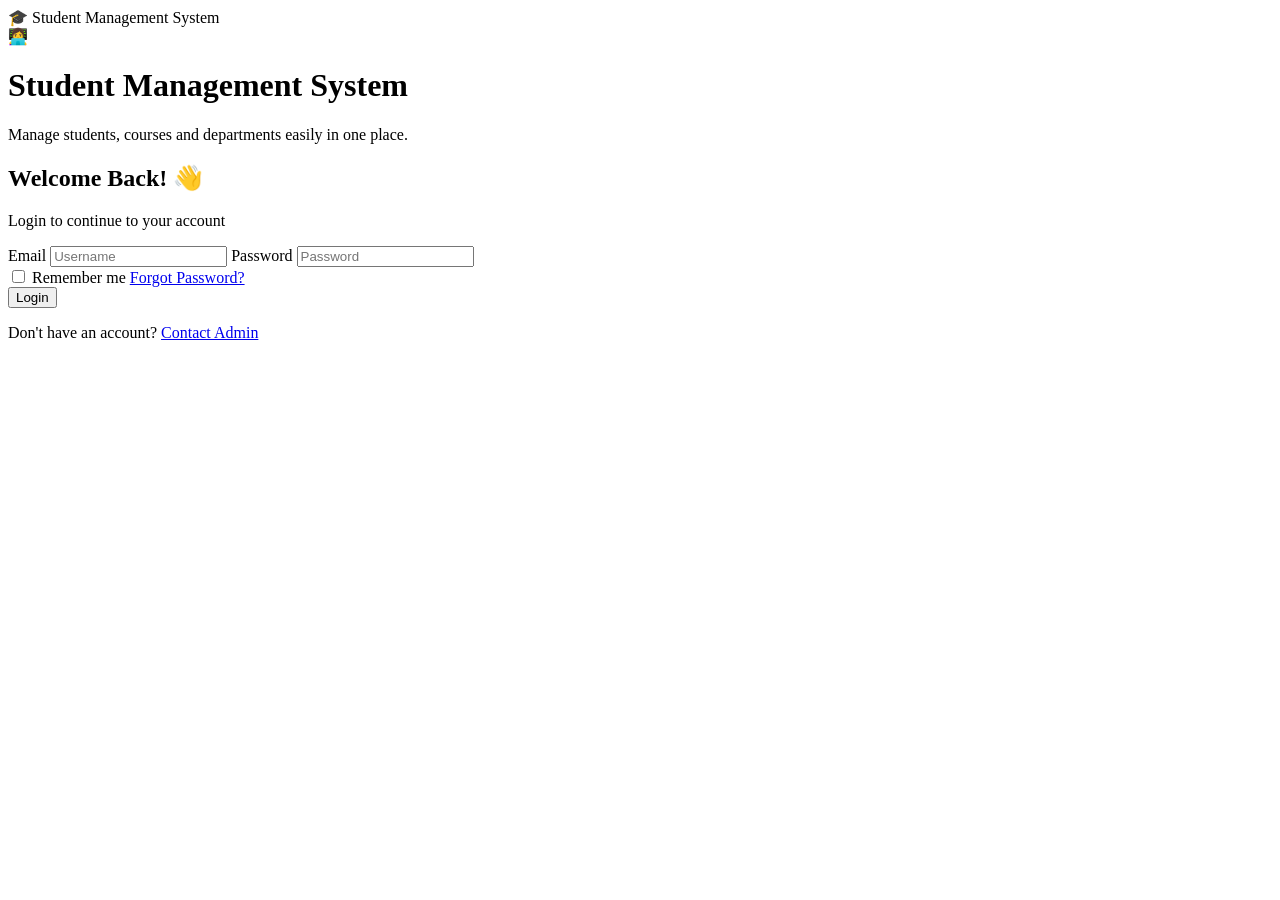
<file: index.html>
<!DOCTYPE html>
<html lang="en">
<head>
    <meta charset="UTF-8">
    <meta name="viewport" content="width=device-width, initial-scale=1.0">

    <title>Student Management System</title>

    <link rel="stylesheet" href="style.css">
</head>

<body>

    <div class="login-container">

        <!-- Left Section -->
        <div class="welcome-section">

            <div class="logo">
                🎓
                <span>Student Management System</span>
            </div>

            <div class="illustration">
                👩‍💻
            </div>

            <h1>Student Management System</h1>

            <p>
                Manage students, courses and departments
                easily in one place.
            </p>

        </div>


        <!-- Right Section -->
        <div class="login-section">

            <div class="login-box">

                <h2>Welcome Back! 👋</h2>

                <p class="login-text">
                    Login to continue to your account
                </p>

                <form action="dashboard.html">

                    <label>Email</label>
                    <input
                   type="text" placeholder="Username">

                    <label>Password</label>
                    <input
                    type="password" placeholder="Password">
    

                    <div class="options">

                        <label class="remember">
                            <input type="checkbox">
                            Remember me
                        </label>

                        <a href="#">Forgot Password?</a>

                    </div>

                    <button type="submit">
                        Login
                    </button>

                </form>

                <p class="signup">
                    Don't have an account?
                    <a href="#">Contact Admin</a>
                </p>

            </div>

        </div>

    </div>

</body>
</html>
</file>
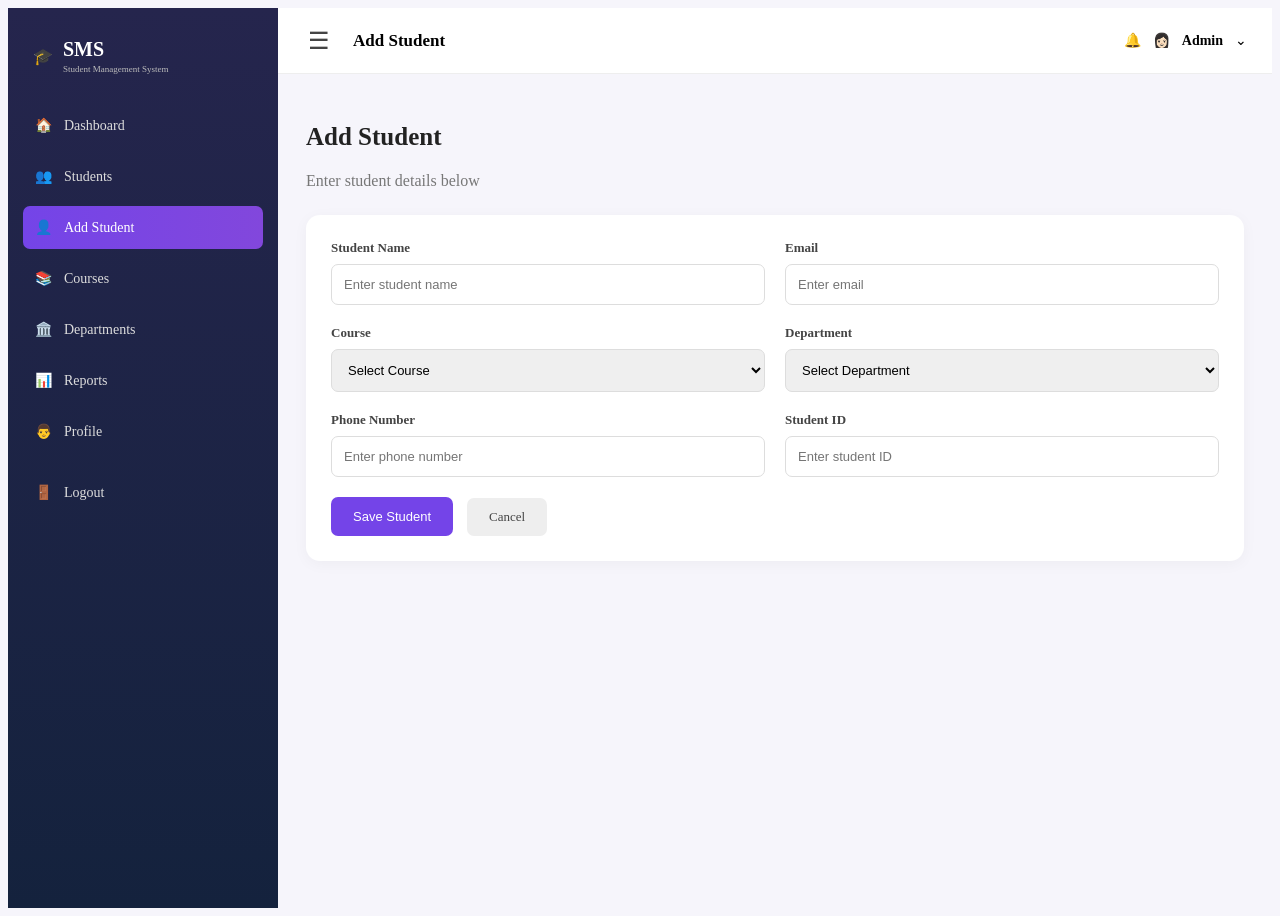
<file: add-student.html>
<!DOCTYPE html>
<html lang="en">
<head>
    <meta charset="UTF-8">
    <meta name="viewport" content="width=device-width, initial-scale=1.0">

    <title>Add Student - Student Management System</title>

    <link rel="stylesheet" href="style.css">
</head>

<body class="dashboard-body">

    <div class="dashboard-container">

        <!-- SIDEBAR -->
        <aside class="sidebar">

            <div class="sidebar-logo">
                🎓
                <div>
                    <strong>SMS</strong>
                    <small>Student Management System</small>
                </div>
            </div>

            <nav>

                <a href="dashboard.html" class="menu-item">
                    🏠 <span>Dashboard</span>
                </a>

                <a href="students.html" class="menu-item">
                    👥 <span>Students</span>
                </a>

                <a href="add-student.html" class="menu-item active">
                    👤 <span>Add Student</span>
                </a>

                <a href="courses.html" class="menu-item">
                    📚 <span>Courses</span>
                </a>

                <a href="departments.html" class="menu-item">
                    🏛️ <span>Departments</span>
                </a>

                <a href="report.html" class="menu-item">
                    📊 <span>Reports</span>
                </a>

                <a href="profile.html" class="menu-item">
                    👨 <span>Profile</span>
                </a>

                <a href="index.html" class="menu-item logout">
                    🚪 <span>Logout</span>
                </a>

            </nav>

        </aside>

        <main class="dashboard-main">

            <header class="topbar">

                <div class="topbar-left">
                    <span class="hamburger">☰</span>
                    <h2>Add Student</h2>
                </div>

                <div class="admin">
                    🔔
                    <span>👩🏻</span>
                    <strong>Admin</strong>
                    <span>⌄</span>
                </div>

            </header>


            <section class="dashboard-content">

                <h1>Add Student</h1>

                <p class="welcome-message">
                    Enter student details below
                </p>


                <!-- ADD STUDENT FORM -->

                <div class="add-student-box">

                    <form>

                        <div class="form-row">

                            <div class="form-group">
                                <label>Student Name</label>
                                <input type="text" placeholder="Enter student name">
                            </div>

                            <div class="form-group">
                                <label>Email</label>
                                <input type="email" placeholder="Enter email">
                            </div>

                        </div>


                        <div class="form-row">

                            <div class="form-group">
                                <label>Course</label>

                                <select>
                                    <option>Select Course</option>
                                    <option>BCA</option>
                                    <option>B.Sc. CS</option>
                                    <option>BBA</option>
                                    <option>B.Com</option>
                                </select>

                            </div>


                            <div class="form-group">
                                <label>Department</label>

                                <select>
                                    <option>Select Department</option>
                                    <option>Computer Science</option>
                                    <option>Management</option>
                                    <option>Commerce</option>
                                </select>

                            </div>

                        </div>


                        <div class="form-row">

                            <div class="form-group">
                                <label>Phone Number</label>
                                <input type="text" placeholder="Enter phone number">
                            </div>

                            <div class="form-group">
                                <label>Student ID</label>
                                <input type="text" placeholder="Enter student ID">
                            </div>

                        </div>


                        <button type="submit" class="save-student-btn">
                            Save Student
                        </button>

                        <a href="students.html" class="cancel-btn">
                            Cancel
                        </a>

                    </form>

                </div>

            </section>

        </main>

    </div>
<script>
document.querySelector("form").addEventListener("submit", async function(event) {

    event.preventDefault();

    const name = document.querySelector('input[placeholder="Enter student name"]').value;
    const email = document.querySelector('input[placeholder="Enter email"]').value;
    const course = document.querySelectorAll("select")[0].value;
    const department = document.querySelectorAll("select")[1].value;
    const phone = document.querySelector('input[placeholder="Enter phone number"]').value;
    const studentId = document.querySelector('input[placeholder="Enter student ID"]').value;

    if (
        name === "" ||
        email === "" ||
        course === "Select Course" ||
        department === "Select Department" ||
        phone === "" ||
        studentId === ""
    ) {
        alert("Please fill all the fields.");
        return;
    }

    const student = {
        studentId: studentId,
        name: name,
        email: email,
        course: course,
        department: department,
        phone: phone
    };

    try {

        const response = await fetch(
            "http://localhost:8080/student-mgmt-system/students",
            {
                method: "POST",
                headers: {
                    "Content-Type": "application/json"
                },
                body: JSON.stringify(student)
            }
        );

        if (response.ok) {
            alert("Student added successfully!");
            window.location.href = "students.html";
        } else {
            alert("Failed to add student.");
        }

    } catch (error) {
        console.error(error);
        alert("Could not connect to Java backend.");
    }

});
</script>
</file>
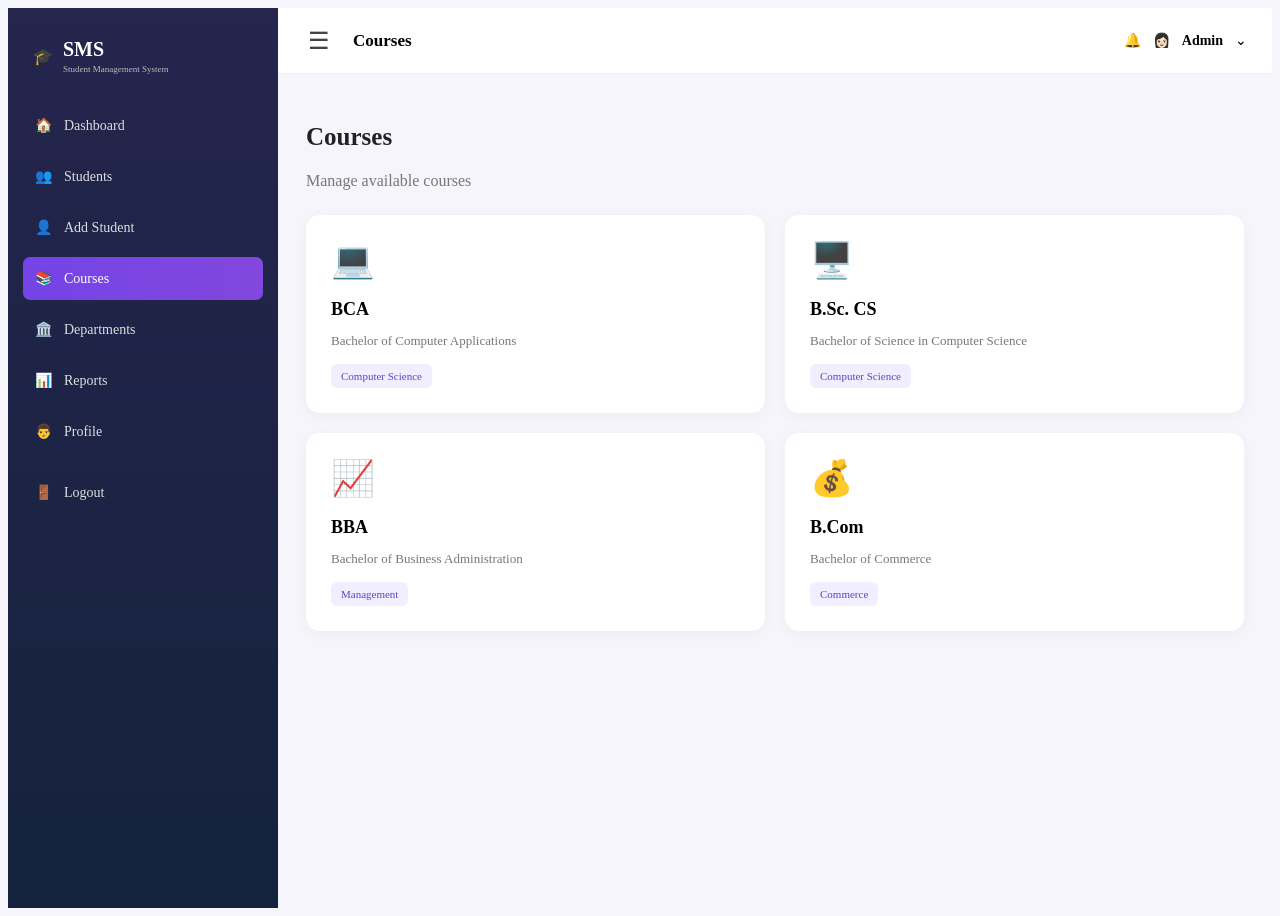
<file: courses.html>
<!DOCTYPE html>
<html lang="en">
<head>
    <meta charset="UTF-8">
    <meta name="viewport" content="width=device-width, initial-scale=1.0">

    <title>Courses - Student Management System</title>

    <link rel="stylesheet" href="style.css">
</head>

<body class="dashboard-body">

    <div class="dashboard-container">

        <!-- SIDEBAR -->
        <aside class="sidebar">

            <div class="sidebar-logo">
                🎓
                <div>
                    <strong>SMS</strong>
                    <small>Student Management System</small>
                </div>
            </div>

            <nav>

                <a href="dashboard.html" class="menu-item">
                    🏠 <span>Dashboard</span>
                </a>

                <a href="students.html" class="menu-item">
                    👥 <span>Students</span>
                </a>

                <a href="add-student.html" class="menu-item">
                    👤 <span>Add Student</span>
                </a>

                <a href="courses.html" class="menu-item active">
                    📚 <span>Courses</span>
                </a>

                <a href="department.html" class="menu-item">
                    🏛️ <span>Departments</span>
                </a>

                <a href="report.html" class="menu-item">
                    📊 <span>Reports</span>
                </a>

                <a href="profile.html" class="menu-item">
                    👨 <span>Profile</span>
                </a>

                <a href="index.html" class="menu-item logout">
                    🚪 <span>Logout</span>
                </a>

            </nav>

        </aside>


        <!-- MAIN CONTENT -->
        <main class="dashboard-main">

            <header class="topbar">

                <div class="topbar-left">
                    <span class="hamburger">☰</span>
                    <h2>Courses</h2>
                </div>

                <div class="admin">
                    🔔
                    <span>👩🏻</span>
                    <strong>Admin</strong>
                    <span>⌄</span>
                </div>

            </header>


            <section class="dashboard-content">

                <h1>Courses</h1>

                <p class="welcome-message">
                    Manage available courses
                </p>

                <div class="course-grid">

                    <div class="course-card">
                        <div class="course-icon">💻</div>
                        <h3>BCA</h3>
                        <p>Bachelor of Computer Applications</p>
                        <span>Computer Science</span>
                    </div>

                    <div class="course-card">
                        <div class="course-icon">🖥️</div>
                        <h3>B.Sc. CS</h3>
                        <p>Bachelor of Science in Computer Science</p>
                        <span>Computer Science</span>
                    </div>

                    <div class="course-card">
                        <div class="course-icon">📈</div>
                        <h3>BBA</h3>
                        <p>Bachelor of Business Administration</p>
                        <span>Management</span>
                    </div>

                    <div class="course-card">
                        <div class="course-icon">💰</div>
                        <h3>B.Com</h3>
                        <p>Bachelor of Commerce</p>
                        <span>Commerce</span>
                    </div>

                </div>

            </section>

        </main>

    </div>

</body>
</html>
</file>
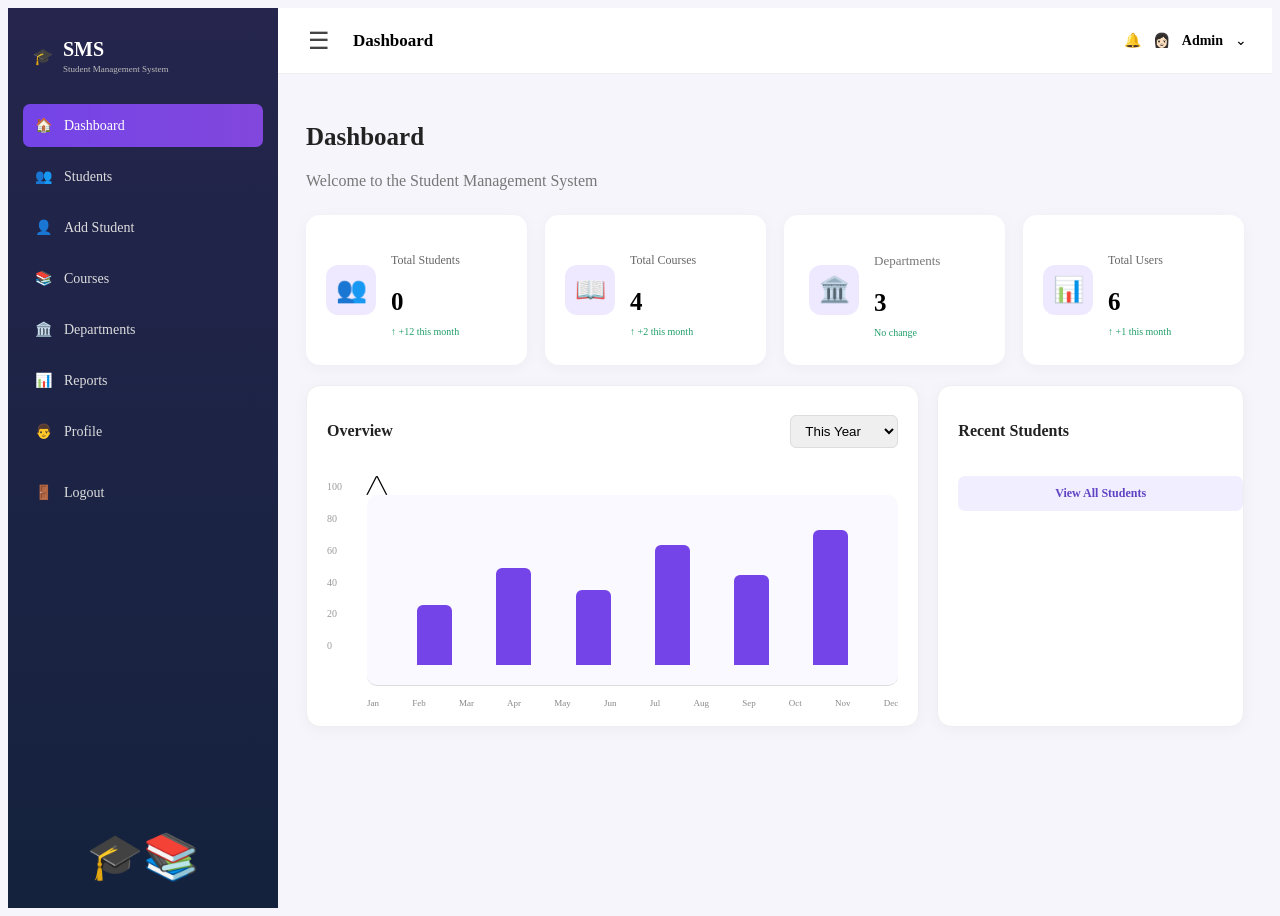
<file: dashboard.html>
<!DOCTYPE html>
<html lang="en">
<head>
    <meta charset="UTF-8">
    <meta name="viewport" content="width=device-width, initial-scale=1.0">

    <title>Dashboard - Student Management System</title>

    <link rel="stylesheet" href="style.css">
</head>

<body class="dashboard-body">

    <div class="dashboard-container">

        <!-- SIDEBAR -->
        <aside class="sidebar">

            <div class="sidebar-logo">
                🎓
                <div>
                    <strong>SMS</strong>
                    <small>Student Management System</small>
                </div>
            </div>

            <nav>

                <a href="dashboard.html" class="menu-item active">
                    🏠 <span>Dashboard</span>
                </a>

                <a href="students.html" class="menu-item">
                    👥 <span>Students</span>
                </a>

                <a href="add-student.html" class="menu-item">
                    👤 <span>Add Student</span>
                </a>

                <a href="courses.html" class="menu-item">
              📚 <span>Courses</span>
                 </a>

                <a href="departments.html" class="menu-item">
                    🏛️ <span>Departments</span>
                </a>

                <a href="report.html" class="menu-item">
                    📊 <span>Reports</span>
                </a>

                <a href="profile.html" class="menu-item">
                    👨 <span>Profile</span>
                </a>

                <a href="index.html" class="menu-item logout">
                    🚪 <span>Logout</span>
                </a>

            </nav>

            <div class="sidebar-bottom">
                🎓📚
            </div>

        </aside>


        <!-- MAIN CONTENT -->
        <main class="dashboard-main">

            <!-- TOP BAR -->
            <header class="topbar">

                <div class="topbar-left">
            <button class="hamburger" onclick="toggleSidebar()">☰</button>

                    <h2>Dashboard</h2>
                </div>

                <div class="admin">
                    🔔
                    <span>👩🏻</span>
                    <strong>Admin</strong>
                    <span>⌄</span>
                </div>

            </header>


            <!-- CONTENT -->
            <section class="dashboard-content">

                <h1>Dashboard</h1>

                <p class="welcome-message">
                    Welcome to the Student Management System
                </p>


                <!-- STAT CARDS -->
                <div class="stat-cards">

                    <div class="stat-card students-card">
                        <div class="stat-icon">👥</div>

                        <div>
                            <p>Total Students</p>
                            <h2><span id="totalStudents">0</span></h2>
                            <small>↑ +12 this month</small>
                        </div>
                    </div>


                    <div class="stat-card courses-card">
                        <div class="stat-icon">📖</div>

                        <div>
                            <p>Total Courses</p>
                            <h2>4</h2>
                            <small>↑ +2 this month</small>
                        </div>
                    </div>


                    <div class="stat-card department-card">
                        <div class="stat-icon">🏛️</div>

                        <div>
                            <p>Departments</p>
                            <h2>3</h2>
                            <small>No change</small>
                        </div>
                    </div>


                    <div class="stat-card users-card">
                        <div class="stat-icon">📊</div>

                        <div>
                            <p>Total Users</p>
                            <h2>6</h2>
                            <small>↑ +1 this month</small>
                        </div>
                    </div>

                </div>


                <!-- LOWER SECTION -->
                <div class="dashboard-grid">

                    <!-- OVERVIEW -->
                    <div class="overview-box">

                        <div class="box-header">
                            <h3>Overview</h3>

                            <select>
                                <option>This Year</option>
                                <option>This Month</option>
                                <option>This Week</option>
                            </select>
                        </div>

                        <div class="chart">

                            <div class="chart-line">
                                ╱╲
                            </div>

                            <div class="chart-values">
                                <span>100</span>
                                <span>80</span>
                                <span>60</span>
                                <span>40</span>
                                <span>20</span>
                                <span>0</span>
                            </div>

                            <div class="chart-placeholder">
    <div class="bar-chart">
        <div class="bar" style="height: 40%;"></div>
        <div class="bar" style="height: 65%;"></div>
        <div class="bar" style="height: 50%;"></div>
        <div class="bar" style="height: 80%;"></div>
        <div class="bar" style="height: 60%;"></div>
        <div class="bar" style="height: 90%;"></div>
    </div>
</div>

                            <div class="months">
                                <span>Jan</span>
                                <span>Feb</span>
                                <span>Mar</span>
                                <span>Apr</span>
                                <span>May</span>
                                <span>Jun</span>
                                <span>Jul</span>
                                <span>Aug</span>
                                <span>Sep</span>
                                <span>Oct</span>
                                <span>Nov</span>
                                <span>Dec</span>
                            </div>

                        </div>

                    </div>


                    <!-- RECENT STUDENTS -->
                    <div class="recent-box">

                        <div class="box-header">
                            <h3>Recent Students</h3>
                        </div>

                        <a href="students.html" class="view-button">
                        View All Students
                       </a>

                    </div>

                </div>

            </section>

        </main>

    </div>
<script>
let students = JSON.parse(localStorage.getItem("students")) || [];

document.getElementById("totalStudents").textContent = students.length;

const recentStudents = document.getElementById("recentStudents");

students.slice(-4).reverse().forEach(function(student) {

    const row = document.createElement("div");

    row.className = "student-row";

    row.innerHTML = `
        <span class="student-avatar">👤</span>
        <strong>${student.name}</strong>
        <span>${student.course}</span>
        <small>Recently added</small>
    `;

    recentStudents.appendChild(row);
});

function toggleSidebar() {
    document.querySelector(".dashboard-container")
        .classList.toggle("sidebar-hidden");
}
</script>
</body>
</html>
</file>
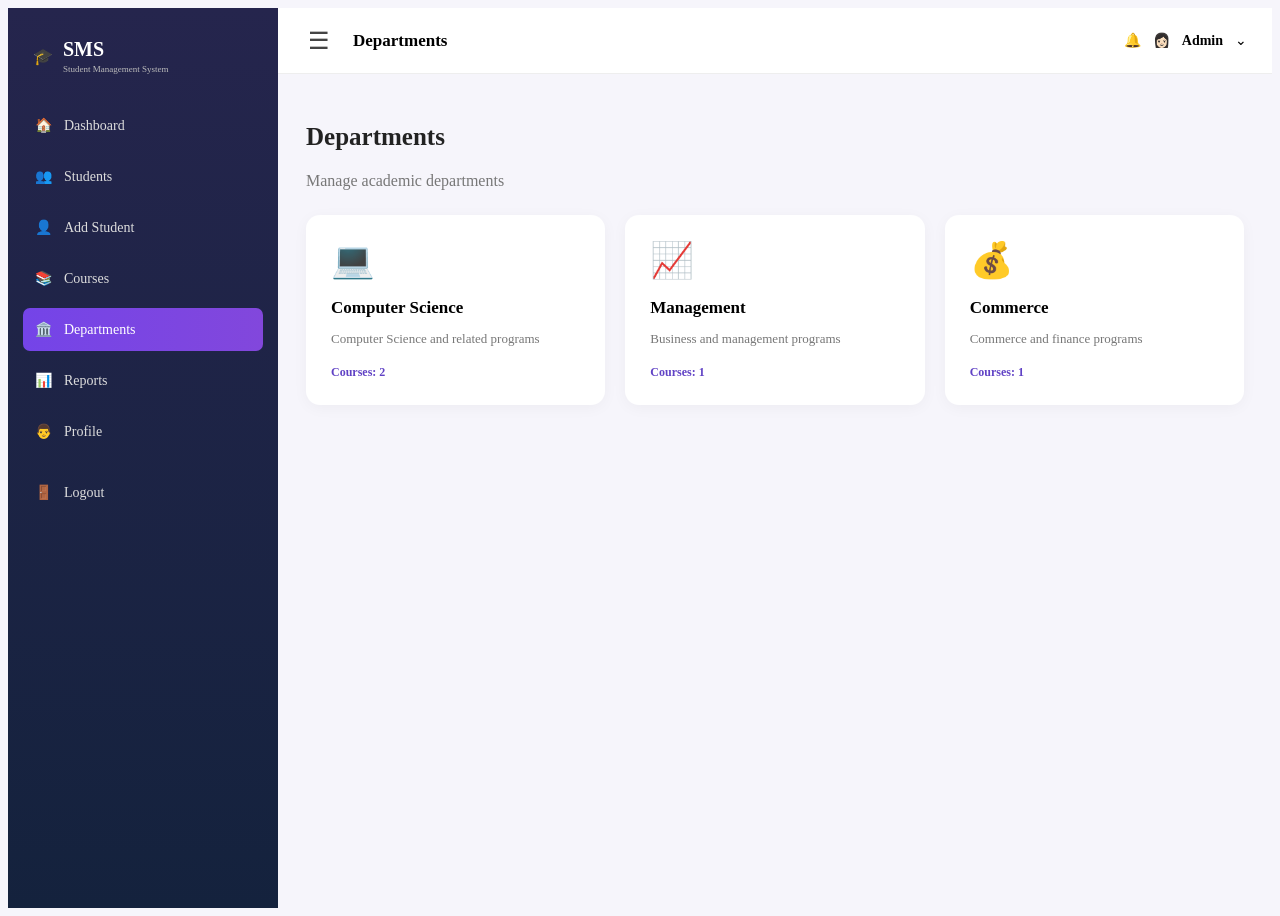
<file: departments.html>
<!DOCTYPE html>
<html lang="en">
<head>
    <meta charset="UTF-8">
    <meta name="viewport" content="width=device-width, initial-scale=1.0">

    <title>Departments - Student Management System</title>

    <link rel="stylesheet" href="style.css">
</head>

<body class="dashboard-body">

    <div class="dashboard-container">

        <!-- SIDEBAR -->
        <aside class="sidebar">

            <div class="sidebar-logo">
                🎓
                <div>
                    <strong>SMS</strong>
                    <small>Student Management System</small>
                </div>
            </div>

            <nav>

                <a href="dashboard.html" class="menu-item">
                    🏠 <span>Dashboard</span>
                </a>

                <a href="students.html" class="menu-item">
                    👥 <span>Students</span>
                </a>

                <a href="add-student.html" class="menu-item">
                    👤 <span>Add Student</span>
                </a>

                <a href="courses.html" class="menu-item">
                    📚 <span>Courses</span>
                </a>

                <a href="departments.html" class="menu-item active">
                    🏛️ <span>Departments</span>
                </a>

                <a href="report.html" class="menu-item">
                    📊 <span>Reports</span>
                </a>

                <a href="profie.html" class="menu-item">
                    👨 <span>Profile</span>
                </a>

                <a href="index.html" class="menu-item logout">
                    🚪 <span>Logout</span>
                </a>

            </nav>

        </aside>


        <!-- MAIN CONTENT -->
        <main class="dashboard-main">

            <header class="topbar">

                <div class="topbar-left">
                    <span class="hamburger">☰</span>
                    <h2>Departments</h2>
                </div>

                <div class="admin">
                    🔔
                    <span>👩🏻</span>
                    <strong>Admin</strong>
                    <span>⌄</span>
                </div>

            </header>


            <section class="dashboard-content">

                <h1>Departments</h1>

                <p class="welcome-message">
                    Manage academic departments
                </p>

                <div class="department-grid">

                    <div class="department-card">
                        <div class="department-icon">💻</div>
                        <h3>Computer Science</h3>
                        <p>Computer Science and related programs</p>
                        <strong>Courses: 2</strong>
                    </div>

                    <div class="department-card">
                        <div class="department-icon">📈</div>
                        <h3>Management</h3>
                        <p>Business and management programs</p>
                        <strong>Courses: 1</strong>
                    </div>

                    <div class="department-card">
                        <div class="department-icon">💰</div>
                        <h3>Commerce</h3>
                        <p>Commerce and finance programs</p>
                        <strong>Courses: 1</strong>
                    </div>

                </div>

            </section>

        </main>

    </div>

</body>
</html>
</file>
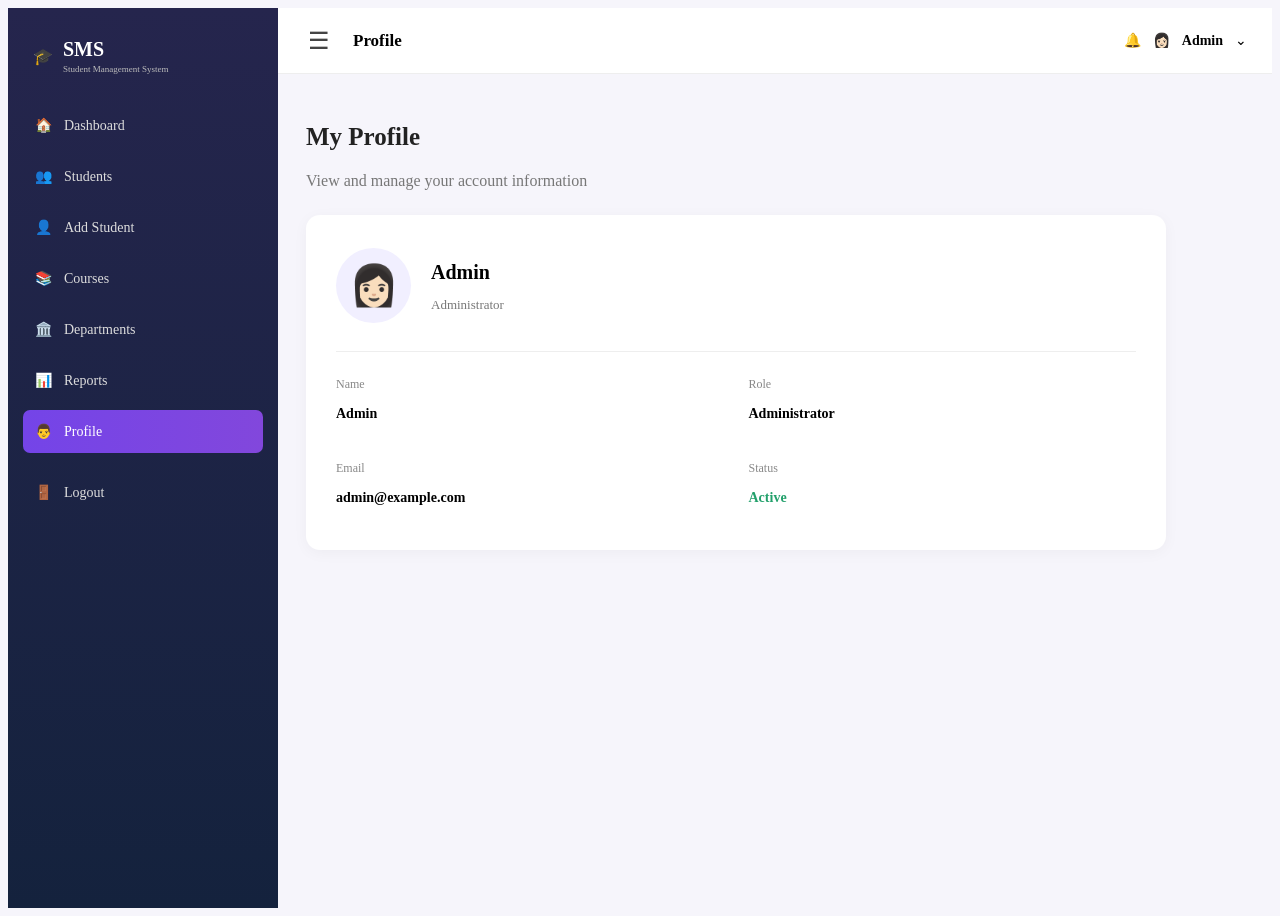
<file: profile.html>
<!DOCTYPE html>
<html lang="en">
<head>
    <meta charset="UTF-8">
    <meta name="viewport" content="width=device-width, initial-scale=1.0">

    <title>Profile - Student Management System</title>

    <link rel="stylesheet" href="style.css">
</head>

<body class="dashboard-body">

    <div class="dashboard-container">

        <!-- SIDEBAR -->
        <aside class="sidebar">

            <div class="sidebar-logo">
                🎓
                <div>
                    <strong>SMS</strong>
                    <small>Student Management System</small>
                </div>
            </div>

            <nav>

                <a href="dashboard.html" class="menu-item">
                    🏠 <span>Dashboard</span>
                </a>

                <a href="students.html" class="menu-item">
                    👥 <span>Students</span>
                </a>

                <a href="add-student.html" class="menu-item">
                    👤 <span>Add Student</span>
                </a>

                <a href="courses.html" class="menu-item">
                    📚 <span>Courses</span>
                </a>

                <a href="departments.html" class="menu-item">
                    🏛️ <span>Departments</span>
                </a>

                <a href="reports.html" class="menu-item">
                    📊 <span>Reports</span>
                </a>

                <a href="profile.html" class="menu-item active">
                    👨 <span>Profile</span>
                </a>

                <a href="index.html" class="menu-item logout">
                    🚪 <span>Logout</span>
                </a>

            </nav>

        </aside>


        <!-- MAIN CONTENT -->
        <main class="dashboard-main">

            <header class="topbar">

                <div class="topbar-left">
                    <span class="hamburger">☰</span>
                    <h2>Profile</h2>
                </div>

                <div class="admin">
                    🔔
                    <span>👩🏻</span>
                    <strong>Admin</strong>
                    <span>⌄</span>
                </div>

            </header>


            <section class="dashboard-content">

                <h1>My Profile</h1>

                <p class="welcome-message">
                    View and manage your account information
                </p>

                <div class="profile-box">

                    <div class="profile-header">
                        <div class="profile-avatar">👩🏻</div>

                        <div>
                            <h2>Admin</h2>
                            <p>Administrator</p>
                        </div>
                    </div>

                    <div class="profile-details">

                        <div class="profile-item">
                            <label>Name</label>
                            <p>Admin</p>
                        </div>

                        <div class="profile-item">
                            <label>Role</label>
                            <p>Administrator</p>
                        </div>

                        <div class="profile-item">
                            <label>Email</label>
                            <p>admin@example.com</p>
                        </div>

                        <div class="profile-item">
                            <label>Status</label>
                            <p class="status-active">Active</p>
                        </div>

                    </div>

                </div>

            </section>

        </main>

    </div>

</body>
</html>
</file>
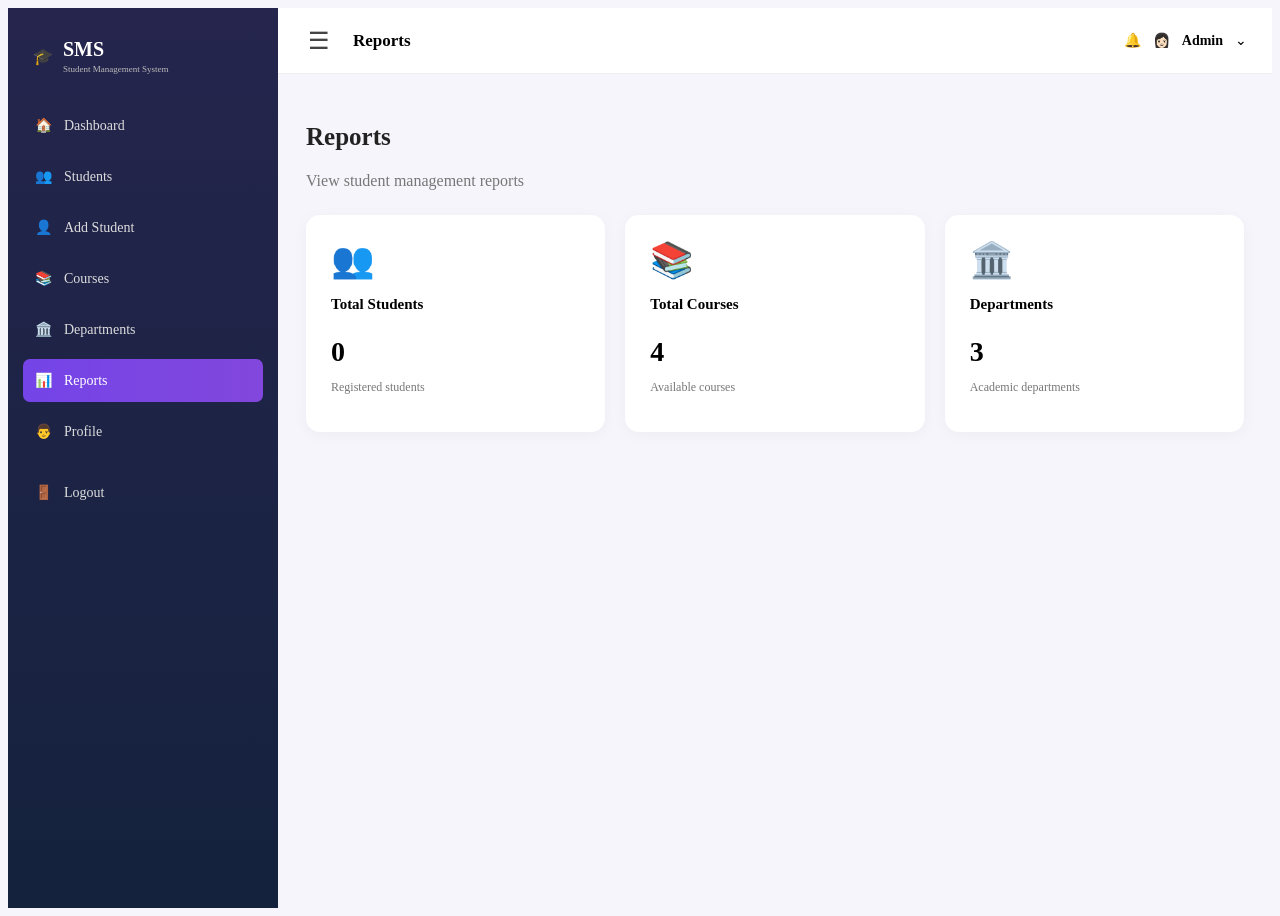
<file: report.html>
<!DOCTYPE html>
<html lang="en">
<head>
    <meta charset="UTF-8">
    <meta name="viewport" content="width=device-width, initial-scale=1.0">

    <title>Reports - Student Management System</title>

    <link rel="stylesheet" href="style.css">
</head>

<body class="dashboard-body">

    <div class="dashboard-container">

        <!-- SIDEBAR -->
        <aside class="sidebar">

            <div class="sidebar-logo">
                🎓
                <div>
                    <strong>SMS</strong>
                    <small>Student Management System</small>
                </div>
            </div>

            <nav>

                <a href="dashboard.html" class="menu-item">
                    🏠 <span>Dashboard</span>
                </a>

                <a href="students.html" class="menu-item">
                    👥 <span>Students</span>
                </a>

                <a href="add-student.html" class="menu-item">
                    👤 <span>Add Student</span>
                </a>

                <a href="courses.html" class="menu-item">
                    📚 <span>Courses</span>
                </a>

                <a href="departments.html" class="menu-item">
                    🏛️ <span>Departments</span>
                </a>

                <a href="report.html" class="menu-item active">
                    📊 <span>Reports</span>
                </a>

                <a href="profile.html" class="menu-item">
                    👨 <span>Profile</span>
                </a>

                <a href="index.html" class="menu-item logout">
                    🚪 <span>Logout</span>
                </a>

            </nav>

        </aside>


        <!-- MAIN CONTENT -->
        <main class="dashboard-main">

            <header class="topbar">

                <div class="topbar-left">
                    <span class="hamburger">☰</span>
                    <h2>Reports</h2>
                </div>

                <div class="admin">
                    🔔
                    <span>👩🏻</span>
                    <strong>Admin</strong>
                    <span>⌄</span>
                </div>

            </header>


            <section class="dashboard-content">

                <h1>Reports</h1>

                <p class="welcome-message">
                    View student management reports
                </p>

                <div class="report-grid">

                    <div class="report-card">
                        <div class="report-icon">👥</div>
                        <h3>Total Students</h3>
                        <h2 id="reportStudents">0</h2>
                        <p>Registered students</p>
                    </div>

                    <div class="report-card">
                        <div class="report-icon">📚</div>
                        <h3>Total Courses</h3>
                        <h2>4</h2>
                        <p>Available courses</p>
                    </div>

                    <div class="report-card">
                        <div class="report-icon">🏛️</div>
                        <h3>Departments</h3>
                        <h2>3</h2>
                        <p>Academic departments</p>
                    </div>

                </div>

            </section>

        </main>

    </div>


    <script>
        let students = JSON.parse(localStorage.getItem("students")) || [];

        document.getElementById("reportStudents").textContent = students.length;
    </script>

</body>
</html>
</file>
<file: style.css>
/* =========================================
   DASHBOARD
   ========================================= */

.dashboard-body {
    background: #f6f5fb;
    min-height: 100vh;
}

.dashboard-container {
    display: flex;
    min-height: 100vh;
}


/* SIDEBAR */

.sidebar {
    width: 240px;
    background: linear-gradient(180deg, #25254d, #14223d);
    color: white;
    padding: 25px 15px;

    display: flex;
    flex-direction: column;

    flex-shrink: 0;
}

.sidebar-logo {
    display: flex;
    align-items: center;
    gap: 10px;

    padding: 5px 10px 30px;
}

.sidebar-logo:first-letter {
    font-size: 30px;
}

.sidebar-logo strong {
    display: block;
    font-size: 20px;
}

.sidebar-logo small {
    display: block;
    font-size: 9px;
    color: #bbb;
    margin-top: 3px;
}

.sidebar nav {
    display: flex;
    flex-direction: column;
    gap: 8px;
}

.menu-item {
    color: #ddd;
    text-decoration: none;

    padding: 13px 12px;
    border-radius: 7px;

    display: flex;
    align-items: center;
    gap: 12px;

    font-size: 14px;
}

.menu-item:hover {
    background: rgba(255,255,255,0.1);
}

.menu-item.active {
    background: linear-gradient(90deg, #7444e8, #8247dc);
    color: white;
}

.menu-item.logout {
    margin-top: 10px;
}

.sidebar-bottom {
    margin-top: auto;
    text-align: center;
    font-size: 45px;
    padding-top: 30px;
}


/* MAIN */

.dashboard-main {
    flex: 1;
    min-width: 0;
}


/* TOPBAR */

.topbar {
    height: 65px;
    background: white;

    border-bottom: 1px solid #eee;

    display: flex;
    align-items: center;
    justify-content: space-between;

    padding: 0 25px;
}

.topbar-left {
    display: flex;
    align-items: center;
    gap: 18px;
}

.hamburger {
    font-size: 20px;
    color: #444;
}

.topbar h2 {
    font-size: 17px;
}

.admin {
    display: flex;
    align-items: center;
    gap: 12px;

    font-size: 14px;
}


/* CONTENT */

.dashboard-content {
    padding: 28px;
}

.dashboard-content h1 {
    font-size: 25px;
    color: #222;
}

.welcome-message {
    color: #777;
    margin-top: 6px;
    margin-bottom: 25px;
}


/* STAT CARDS */

.stat-cards {
    display: grid;
    grid-template-columns: repeat(4, 1fr);
    gap: 18px;
}

.stat-card {
    background: white;
    border-radius: 14px;
    padding: 20px;

    display: flex;
    align-items: center;
    gap: 15px;

    box-shadow: 0 3px 15px rgba(0,0,0,0.04);
}

.stat-icon {
    width: 50px;
    height: 50px;

    border-radius: 12px;

    display: flex;
    justify-content: center;
    align-items: center;

    font-size: 25px;

    background: #eee9ff;
}

.stat-card p {
    font-size: 12px;
    color: #666;
    margin-bottom: 5px;
}

.stat-card h2 {
    font-size: 25px;
    margin-bottom: 5px;
}

.stat-card small {
    font-size: 10px;
    color: #22a06b;
}


/* LOWER CONTENT */

.dashboard-grid {
    display: grid;
    grid-template-columns: 2fr 1fr;
    gap: 18px;

    margin-top: 20px;
}

.overview-box,
.recent-box {
    background: white;
    border-radius: 14px;
    padding: 20px;

    box-shadow: 0 3px 15px rgba(0,0,0,0.04);
}

.box-header {
    display: flex;
    justify-content: space-between;
    align-items: center;

    margin-bottom: 20px;
}

.box-header h3 {
    font-size: 15px;
}

.box-header select {
    border: 1px solid #ddd;
    padding: 7px 10px;
    border-radius: 6px;
}


/* CHART */

.chart {
    height: 230px;
    position: relative;
    padding-left: 40px;
}

.chart-values {
    position: absolute;
    left: 0;
    top: 5px;

    height: 170px;

    display: flex;
    flex-direction: column;
    justify-content: space-between;

    color: #999;
    font-size: 10px;
}

.chart-placeholder {
    height: 170px;

    border-bottom: 1px solid #ddd;

    color: #7651d8;
    font-size: 35px;

    display: flex;
    align-items: center;
    justify-content: center;
}

.months {
    display: flex;
    justify-content: space-between;

    margin-top: 12px;

    color: #888;
    font-size: 9px;
}


/* RECENT STUDENTS */

.student-row {
    display: grid;
    grid-template-columns: 35px 1fr 65px 70px;

    align-items: center;
    gap: 8px;

    padding: 12px 0;

    border-bottom: 1px solid #eee;

    font-size: 11px;
}

.student-avatar {
    font-size: 22px;
}

.student-row strong {
    font-size: 11px;
}

.student-row small {
    color: #888;
}

.view-button {
    width: 100%;
    margin-top: 15px;

    padding: 10px;

    background: #f1efff;
    color: #6042c5;

    border: none;
    border-radius: 7px;

    cursor: pointer;
}


/* RESPONSIVE */

@media (max-width: 1000px) {

    .stat-cards {
        grid-template-columns: repeat(2, 1fr);
    }

    .dashboard-grid {
        grid-template-columns: 1fr;
    }
}

@media (max-width: 700px) {

    .sidebar {
        width: 70px;
        padding: 20px 8px;
    }

    .sidebar-logo div,
    .menu-item span,
    .sidebar-bottom {
        display: none;
    }

    .menu-item {
        justify-content: center;
    }

    .dashboard-content {
        padding: 18px;
    }

    .stat-cards {
        grid-template-columns: 1fr;
    }
}

/* ADD STUDENT PAGE */

.add-student-box {
    background: white;
    border-radius: 14px;
    padding: 25px;
    box-shadow: 0 3px 15px rgba(0,0,0,0.04);
    max-width: 900px;
}

.form-row {
    display: grid;
    grid-template-columns: 1fr 1fr;
    gap: 20px;
    margin-bottom: 20px;
}

.form-group {
    display: flex;
    flex-direction: column;
}

.form-group label {
    font-size: 13px;
    font-weight: 600;
    color: #444;
    margin-bottom: 8px;
}

.form-group input,
.form-group select {
    padding: 12px;
    border: 1px solid #ddd;
    border-radius: 7px;
    font-size: 13px;
    outline: none;
}

.form-group input:focus,
.form-group select:focus {
    border-color: #7444e8;
}

.save-student-btn {
    padding: 12px 22px;
    background: #7444e8;
    color: white;
    border: none;
    border-radius: 7px;
    cursor: pointer;
    font-size: 13px;
    margin-right: 10px;
}

.cancel-btn {
    display: inline-block;
    padding: 11px 22px;
    background: #eee;
    color: #444;
    text-decoration: none;
    border-radius: 7px;
    font-size: 13px;
}

.save-student-btn:hover {
    background: #6035d0;
}

@media (max-width: 700px) {
    .form-row {
        grid-template-columns: 1fr;
    }
}

/* ADD STUDENT PAGE */

.add-student-box {
    background: white;
    border-radius: 14px;
    padding: 25px;
    box-shadow: 0 3px 15px rgba(0,0,0,0.04);
    max-width: 900px;
}

.form-row {
    display: grid;
    grid-template-columns: 1fr 1fr;
    gap: 20px;
    margin-bottom: 20px;
}

.form-group {
    display: flex;
    flex-direction: column;
}

.form-group label {
    font-size: 13px;
    font-weight: 600;
    color: #444;
    margin-bottom: 8px;
}

.form-group input,
.form-group select {
    padding: 12px;
    border: 1px solid #ddd;
    border-radius: 7px;
    font-size: 13px;
    outline: none;
}

.form-group input:focus,
.form-group select:focus {
    border-color: #7444e8;
}

.save-student-btn {
    padding: 12px 22px;
    background: #7444e8;
    color: white;
    border: none;
    border-radius: 7px;
    cursor: pointer;
    font-size: 13px;
    margin-right: 10px;
}

.cancel-btn {
    display: inline-block;
    padding: 11px 22px;
    background: #eee;
    color: #444;
    text-decoration: none;
    border-radius: 7px;
    font-size: 13px;
}

.save-student-btn:hover {
    background: #6035d0;
}

@media (max-width: 700px) {
    .form-row {
        grid-template-columns: 1fr;
    }
}

/* COURSES PAGE */

.course-grid {
    display: grid;
    grid-template-columns: repeat(2, 1fr);
    gap: 20px;
    margin-top: 25px;
}

.course-card {
    background: white;
    padding: 25px;
    border-radius: 14px;
    box-shadow: 0 3px 15px rgba(0,0,0,0.04);
}

.course-icon {
    font-size: 35px;
    margin-bottom: 15px;
}

.course-card h3 {
    font-size: 18px;
    margin-bottom: 8px;
}

.course-card p {
    color: #777;
    font-size: 13px;
    margin-bottom: 15px;
}

.course-card span {
    display: inline-block;
    background: #f1efff;
    color: #6042c5;
    padding: 6px 10px;
    border-radius: 6px;
    font-size: 11px;
}

@media (max-width: 700px) {
    .course-grid {
        grid-template-columns: 1fr;
    }
}



/* DEPARTMENTS PAGE */

.department-grid {
    display: grid;
    grid-template-columns: repeat(3, 1fr);
    gap: 20px;
    margin-top: 25px;
}

.department-card {
    background: white;
    padding: 25px;
    border-radius: 14px;
    box-shadow: 0 3px 15px rgba(0,0,0,0.04);
}

.department-icon {
    font-size: 35px;
    margin-bottom: 15px;
}

.department-card h3 {
    font-size: 17px;
    margin-bottom: 10px;
}

.department-card p {
    color: #777;
    font-size: 13px;
    margin-bottom: 15px;
}

.department-card strong {
    color: #6042c5;
    font-size: 12px;
}

@media (max-width: 900px) {
    .department-grid {
        grid-template-columns: 1fr;
    }
}

/* REPORTS PAGE */

.report-grid {
    display: grid;
    grid-template-columns: repeat(3, 1fr);
    gap: 20px;
    margin-top: 25px;
}

.report-card {
    background: white;
    padding: 25px;
    border-radius: 14px;
    box-shadow: 0 3px 15px rgba(0,0,0,0.04);
}

.report-icon {
    font-size: 35px;
    margin-bottom: 15px;
}

.report-card h3 {
    font-size: 15px;
    margin-bottom: 8px;
}

.report-card h2 {
    font-size: 28px;
    margin-bottom: 8px;
}

.report-card p {
    color: #777;
    font-size: 12px;
}

@media (max-width: 900px) {
    .report-grid {
        grid-template-columns: 1fr;
    }
}

/* PROFILE PAGE */

.profile-box {
    background: white;
    max-width: 800px;
    padding: 30px;
    border-radius: 14px;
    box-shadow: 0 3px 15px rgba(0,0,0,0.04);
    margin-top: 25px;
}

.profile-header {
    display: flex;
    align-items: center;
    gap: 20px;
    padding-bottom: 25px;
    border-bottom: 1px solid #eee;
}

.profile-avatar {
    width: 75px;
    height: 75px;
    background: #f1efff;
    border-radius: 50%;

    display: flex;
    align-items: center;
    justify-content: center;

    font-size: 40px;
}

.profile-header h2 {
    font-size: 20px;
    margin-bottom: 5px;
}

.profile-header p {
    color: #777;
    font-size: 13px;
}

.profile-details {
    display: grid;
    grid-template-columns: 1fr 1fr;
    gap: 25px;
    margin-top: 25px;
}

.profile-item label {
    display: block;
    color: #888;
    font-size: 12px;
    margin-bottom: 7px;
}

.profile-item p {
    font-size: 14px;
    font-weight: 600;
}

.status-active {
    color: #22a06b;
}

@media (max-width: 700px) {
    .profile-details {
        grid-template-columns: 1fr;
    }
}

/* DASHBOARD BAR CHART */

.bar-chart {
    width: 90%;
    height: 150px;
    display: flex;
    align-items: flex-end;
    justify-content: space-around;
    gap: 15px;
}

.bar {
    width: 35px;
    background: #7444e8;
    border-radius: 6px 6px 0 0;
}

/* HAMBURGER MENU */

.hamburger {
    background: none;
    border: none;
    font-size: 24px;
    color: #444;
    cursor: pointer;
    padding: 5px;
}

.hamburger:hover {
    color: #7444e8;
}
/* WORKING HAMBURGER MENU */

.hamburger {
    background: none;
    border: none;
    font-size: 24px;
    color: #444;
    cursor: pointer;
}

.sidebar-hidden .sidebar {
    display: none;
}

.sidebar-hidden .dashboard-main {
    width: 100%;
}


/* DASHBOARD POLISH */

.overview-box,
.recent-box {
    border: 1px solid #eee;
    transition: transform 0.2s ease, box-shadow 0.2s ease;
}

.overview-box:hover,
.recent-box:hover {
    transform: translateY(-2px);
    box-shadow: 0 8px 25px rgba(0,0,0,0.08);
}

.box-header h3 {
    font-size: 16px;
    color: #222;
}

.chart-placeholder {
    background: #faf9ff;
    border-radius: 10px;
    padding: 10px;
}

.student-row {
    padding: 14px 0;
}

.student-row:hover {
    background: #faf9ff;
}

.view-button {
    display: block;
    text-align: center;
    text-decoration: none;
    font-size: 12px;
    font-weight: 600;
    transition: background 0.2s ease;
}

.view-button:hover {
    background: #e5e0ff;
}
</file>
